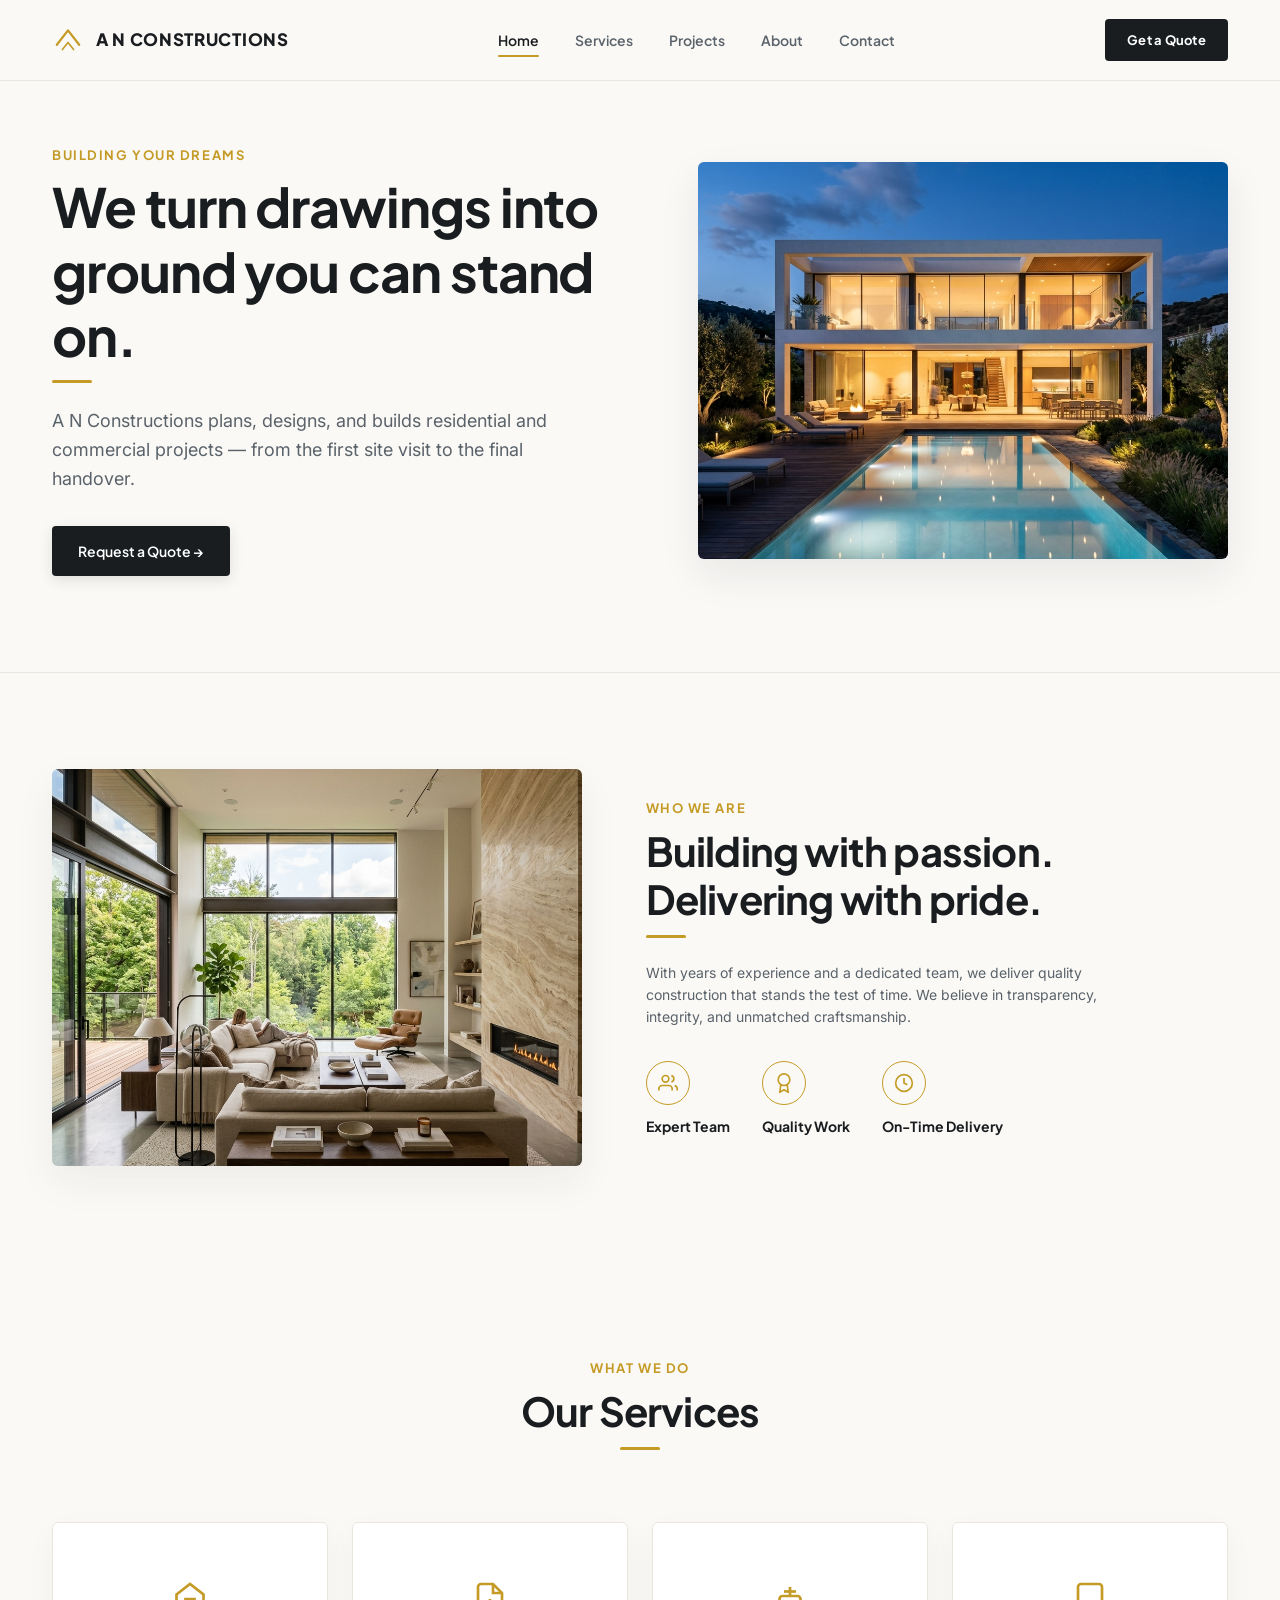
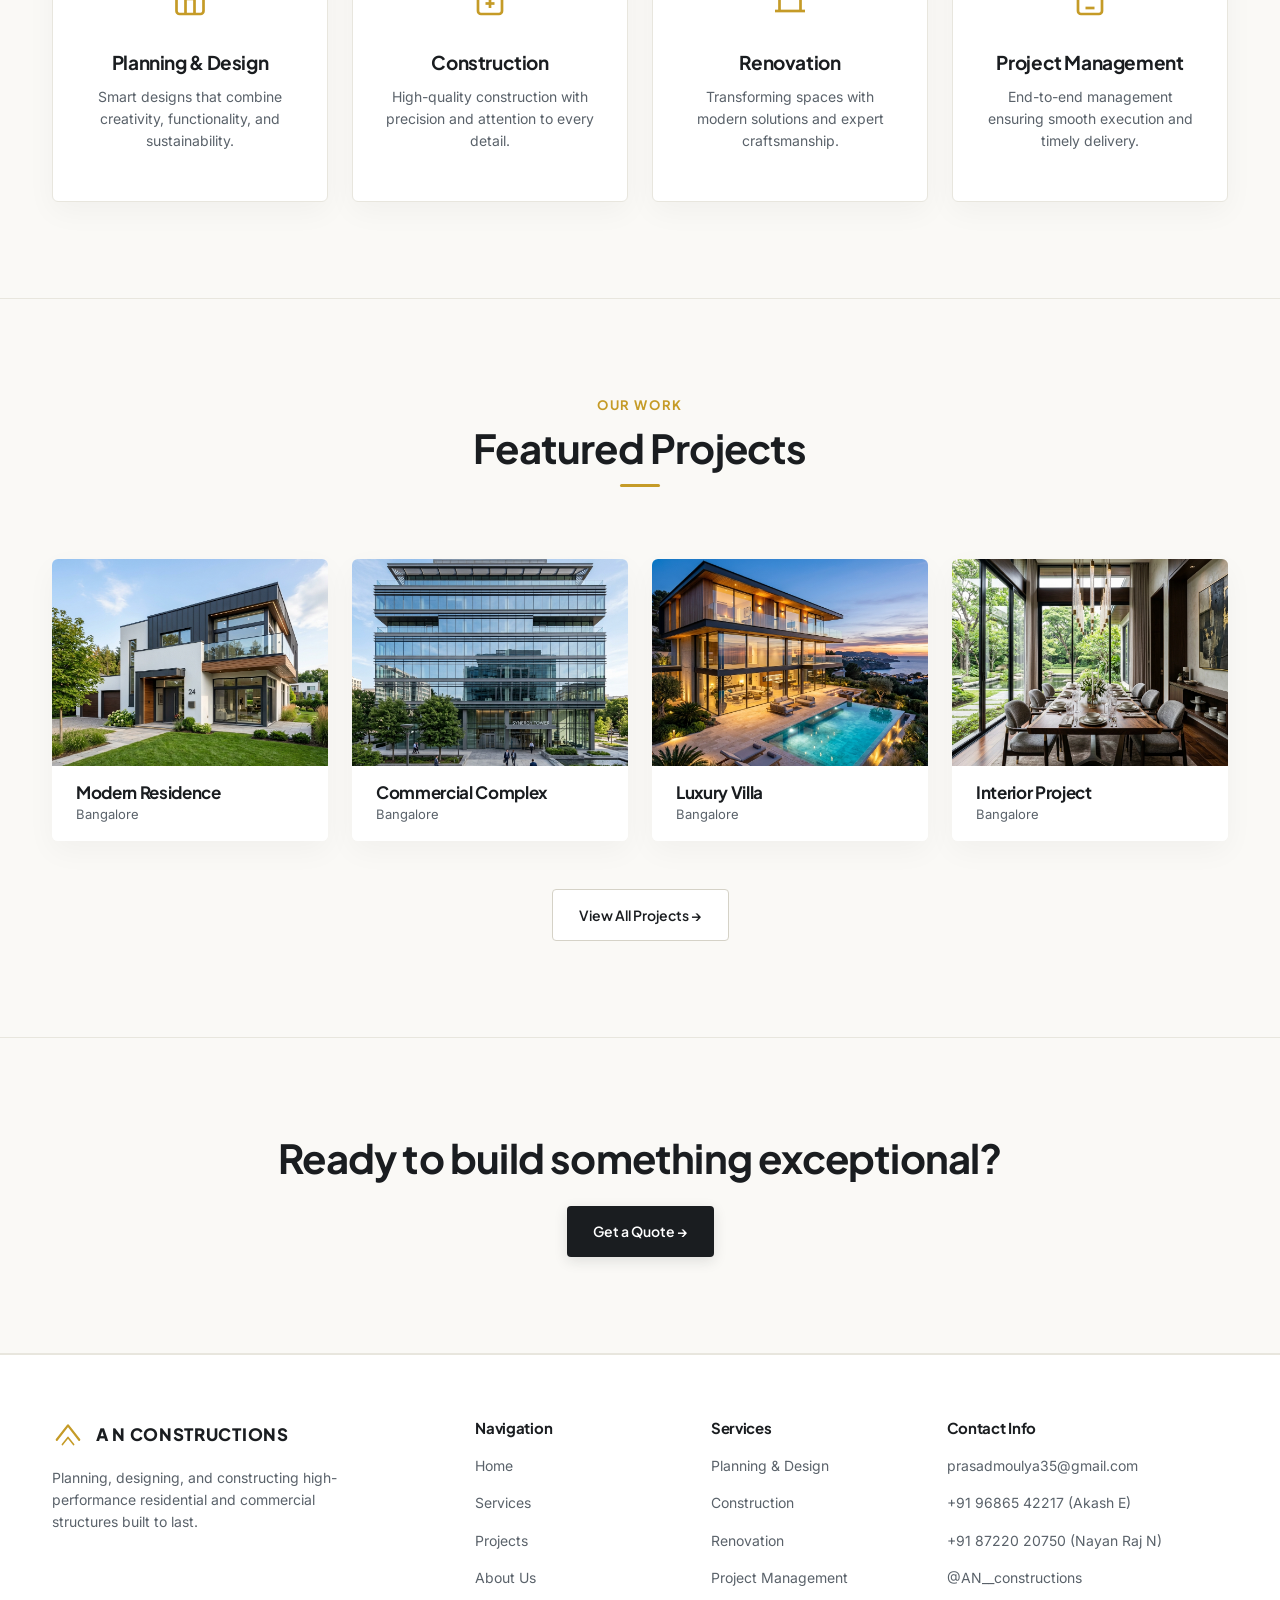
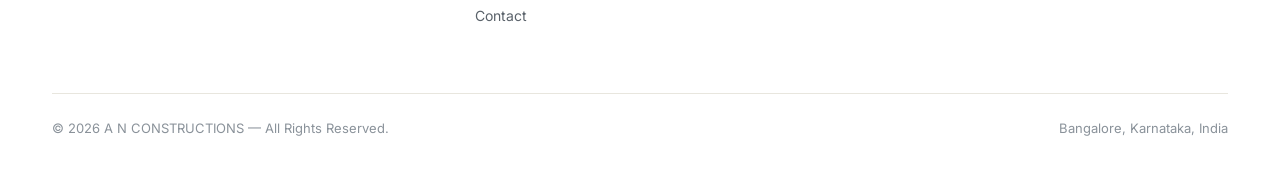
<file: index.html>
<!DOCTYPE html>
<html lang="en">
<head>
<meta charset="UTF-8">
<meta name="viewport" content="width=device-width, initial-scale=1.0">
<title>A N Constructions — Civil Engineering &amp; Contracting</title>
<meta name="description" content="A N Constructions — residential &amp; commercial construction, civil contracts, planning &amp; design, turnkey execution.">
<link rel="stylesheet" href="/css/main.css">
<style>
/* Hero Layout */
.hero-section {
  padding: var(--sp-8) 0 var(--sp-9);
}
.hero-grid {
  display: grid;
  grid-template-columns: 1.1fr 1fr;
  gap: var(--sp-8);
  align-items: center;
}
.hero-title {
  font-size: var(--fs-hero);
  margin-bottom: var(--sp-2);
}
.hero-desc {
  color: var(--steel);
  font-size: var(--fs-md);
  max-width: 50ch;
  margin-bottom: var(--sp-6);
}
.hero-img-box {
  border-radius: var(--radius);
  overflow: hidden;
  box-shadow: 0 16px 40px rgba(26,29,32,0.08);
  aspect-ratio: 4/3;
  background: #EAE8E1;
}
.hero-img-box img {
  width: 100%; height: 100%; object-fit: cover;
}
@media (max-width: 960px) {
  .hero-grid { grid-template-columns: 1fr; gap: var(--sp-6); }
}

/* Who We Are Layout */
.who-grid {
  display: grid;
  grid-template-columns: 1fr 1.1fr;
  gap: var(--sp-8);
  align-items: center;
}
.who-img-box {
  border-radius: var(--radius);
  overflow: hidden;
  box-shadow: 0 16px 40px rgba(26,29,32,0.06);
  aspect-ratio: 4/3;
  background: #EAE8E1;
}
.who-img-box img {
  width: 100%; height: 100%; object-fit: cover;
}
@media (max-width: 960px) {
  .who-grid { grid-template-columns: 1fr; gap: var(--sp-6); }
}
</style>
</head>
<body data-page="home">

<div data-include="header"></div>

<!-- HERO SECTION -->
<section class="hero-section">
  <div class="wrap">
    <div class="hero-grid">
      <div>
        <span class="eyebrow">BUILDING YOUR DREAMS</span>
        <h1 class="hero-title">We turn drawings into ground you can stand on.</h1>
        <div class="gold-line"></div>
        <p class="hero-desc">
          A N Constructions plans, designs, and builds residential and commercial projects — from the first site visit to the final handover.
        </p>
        <a href="/pages/contact.html" class="btn-primary">Request a Quote →</a>
      </div>
      <div class="hero-img-box">
        <img src="/images/hero_modern_house.png" alt="A N Constructions Modern Luxury Architecture">
      </div>
    </div>
  </div>
</section>

<!-- WHO WE ARE SECTION -->
<section class="section" style="background: var(--paper); border-top: var(--border);">
  <div class="wrap">
    <div class="who-grid">
      <div class="who-img-box">
        <img src="/images/who_we_are_interior.png" alt="A N Constructions Interior Craftsmanship">
      </div>
      <div>
        <span class="eyebrow">WHO WE ARE</span>
        <h2 style="font-size: var(--fs-xl);">Building with passion.<br>Delivering with pride.</h2>
        <div class="gold-line"></div>
        <p style="color: var(--steel); font-size: var(--fs-sm); max-width: 52ch; margin-bottom: var(--sp-4);">
          With years of experience and a dedicated team, we deliver quality construction that stands the test of time. We believe in transparency, integrity, and unmatched craftsmanship.
        </p>
        <div class="feature-cols">
          <div class="feature-col">
            <div class="feature-icon-badge">
              <svg width="20" height="20" viewBox="0 0 24 24" fill="none" stroke="currentColor" stroke-width="2"><path d="M17 21v-2a4 4 0 0 0-4-4H5a4 4 0 0 0-4 4v2"></path><circle cx="9" cy="7" r="4"></circle><path d="M23 21v-2a4 4 0 0 0-3-3.87"></path><path d="M16 3.13a4 4 0 0 1 0 7.75"></path></svg>
            </div>
            <span>Expert Team</span>
          </div>
          <div class="feature-col">
            <div class="feature-icon-badge">
              <svg width="20" height="20" viewBox="0 0 24 24" fill="none" stroke="currentColor" stroke-width="2"><circle cx="12" cy="8" r="7"></circle><polyline points="8.21 13.89 7 23 12 20 17 23 15.79 13.88"></polyline></svg>
            </div>
            <span>Quality Work</span>
          </div>
          <div class="feature-col">
            <div class="feature-icon-badge">
              <svg width="20" height="20" viewBox="0 0 24 24" fill="none" stroke="currentColor" stroke-width="2"><circle cx="12" cy="12" r="10"></circle><polyline points="12 6 12 12 16 14"></polyline></svg>
            </div>
            <span>On-Time Delivery</span>
          </div>
        </div>
      </div>
    </div>
  </div>
</section>

<!-- SERVICES SECTION ("WHAT WE DO") -->
<section class="section">
  <div class="wrap">
    <div class="section-center" style="margin-bottom: var(--sp-7);">
      <span class="eyebrow">WHAT WE DO</span>
      <h2 style="font-size: var(--fs-xl);">Our Services</h2>
      <div class="gold-line center"></div>
    </div>

    <div class="grid-4">
      <div class="service-card">
        <div class="service-icon">
          <svg width="36" height="36" viewBox="0 0 24 24" fill="none" stroke="currentColor" stroke-width="1.8"><path d="M3 9l9-7 9 7v11a2 2 0 0 1-2 2H5a2 2 0 0 1-2-2z"></path><polyline points="9 22 9 12 15 12 15 22"></polyline></svg>
        </div>
        <h3>Planning &amp; Design</h3>
        <p>Smart designs that combine creativity, functionality, and sustainability.</p>
      </div>

      <div class="service-card">
        <div class="service-icon">
          <svg width="36" height="36" viewBox="0 0 24 24" fill="none" stroke="currentColor" stroke-width="1.8"><path d="M14 2H6a2 2 0 0 0-2 2v16a2 2 0 0 0 2 2h12a2 2 0 0 0 2-2V8z"></path><polyline points="14 2 14 8 20 8"></polyline><line x1="12" y1="18" x2="12" y2="12"></line><line x1="9" y1="15" x2="15" y2="15"></line></svg>
        </div>
        <h3>Construction</h3>
        <p>High-quality construction with precision and attention to every detail.</p>
      </div>

      <div class="service-card">
        <div class="service-icon">
          <svg width="36" height="36" viewBox="0 0 24 24" fill="none" stroke="currentColor" stroke-width="1.8"><path d="M2 20h20"></path><path d="M5 20v-8a2 2 0 0 1 2-2h10a2 2 0 0 1 2 2v8"></path><path d="M12 4v6"></path><path d="M8 7h8"></path></svg>
        </div>
        <h3>Renovation</h3>
        <p>Transforming spaces with modern solutions and expert craftsmanship.</p>
      </div>

      <div class="service-card">
        <div class="service-icon">
          <svg width="36" height="36" viewBox="0 0 24 24" fill="none" stroke="currentColor" stroke-width="1.8"><rect x="4" y="2" width="16" height="20" rx="2" ry="2"></rect><line x1="9" y1="6" x2="9.01" y2="6"></line><line x1="15" y1="6" x2="15.01" y2="6"></line><line x1="9" y1="10" x2="9.01" y2="10"></line><line x1="15" y1="10" x2="15.01" y2="10"></line><line x1="9" y1="14" x2="9.01" y2="14"></line><line x1="15" y1="14" x2="15.01" y2="14"></line><line x1="9" y1="18" x2="15" y2="18"></line></svg>
        </div>
        <h3>Project Management</h3>
        <p>End-to-end management ensuring smooth execution and timely delivery.</p>
      </div>
    </div>
  </div>
</section>

<!-- FEATURED PROJECTS SECTION ("OUR WORK") -->
<section class="section" style="background: var(--paper); border-top: var(--border);">
  <div class="wrap">
    <div class="section-center" style="margin-bottom: var(--sp-7);">
      <span class="eyebrow">OUR WORK</span>
      <h2 style="font-size: var(--fs-xl);">Featured Projects</h2>
      <div class="gold-line center"></div>
    </div>

    <div class="grid-4" style="margin-bottom: var(--sp-7);">
      <div class="project-grid-card">
        <div class="project-img-box">
          <img src="/images/project_modern_residence.png" alt="Modern Residence">
        </div>
        <div class="project-info">
          <h3>Modern Residence</h3>
          <p>Bangalore</p>
        </div>
      </div>

      <div class="project-grid-card">
        <div class="project-img-box">
          <img src="/images/project_commercial_building.png" alt="Commercial Complex">
        </div>
        <div class="project-info">
          <h3>Commercial Complex</h3>
          <p>Bangalore</p>
        </div>
      </div>

      <div class="project-grid-card">
        <div class="project-img-box">
          <img src="/images/project_villa_pool.png" alt="Luxury Villa">
        </div>
        <div class="project-info">
          <h3>Luxury Villa</h3>
          <p>Bangalore</p>
        </div>
      </div>

      <div class="project-grid-card">
        <div class="project-img-box">
          <img src="/images/project_interior_dining.png" alt="Interior Project">
        </div>
        <div class="project-info">
          <h3>Interior Project</h3>
          <p>Bangalore</p>
        </div>
      </div>
    </div>

    <div style="text-align: center;">
      <a href="/pages/projects.html" class="btn-ghost">View All Projects →</a>
    </div>
  </div>
</section>

<!-- CALL TO ACTION -->
<section class="cta-box">
  <div class="wrap">
    <h2>Ready to build something exceptional?</h2>
    <a href="/pages/contact.html" class="btn-primary">Get a Quote →</a>
  </div>
</section>

<div data-include="footer"></div>

<script src="/js/include.js"></script>
<script src="/js/main.js"></script>
</body>
</html>
</file>
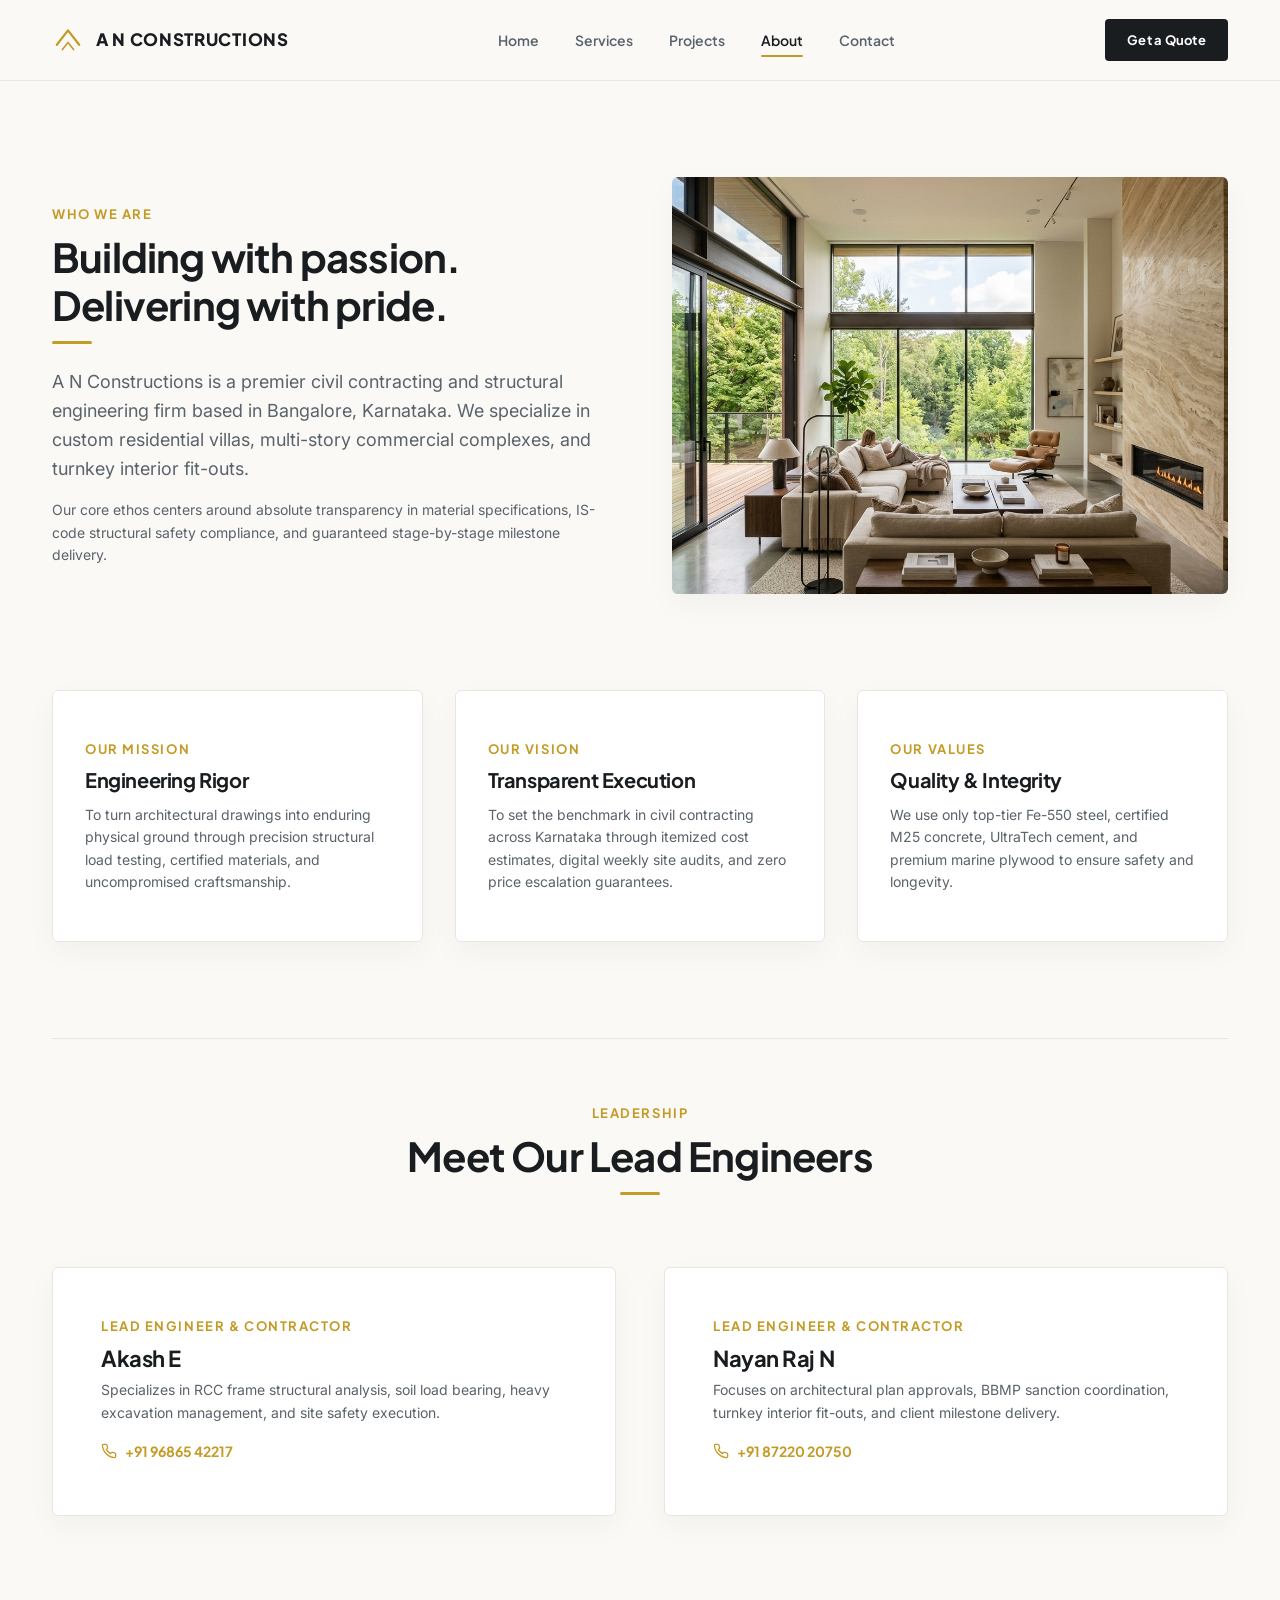
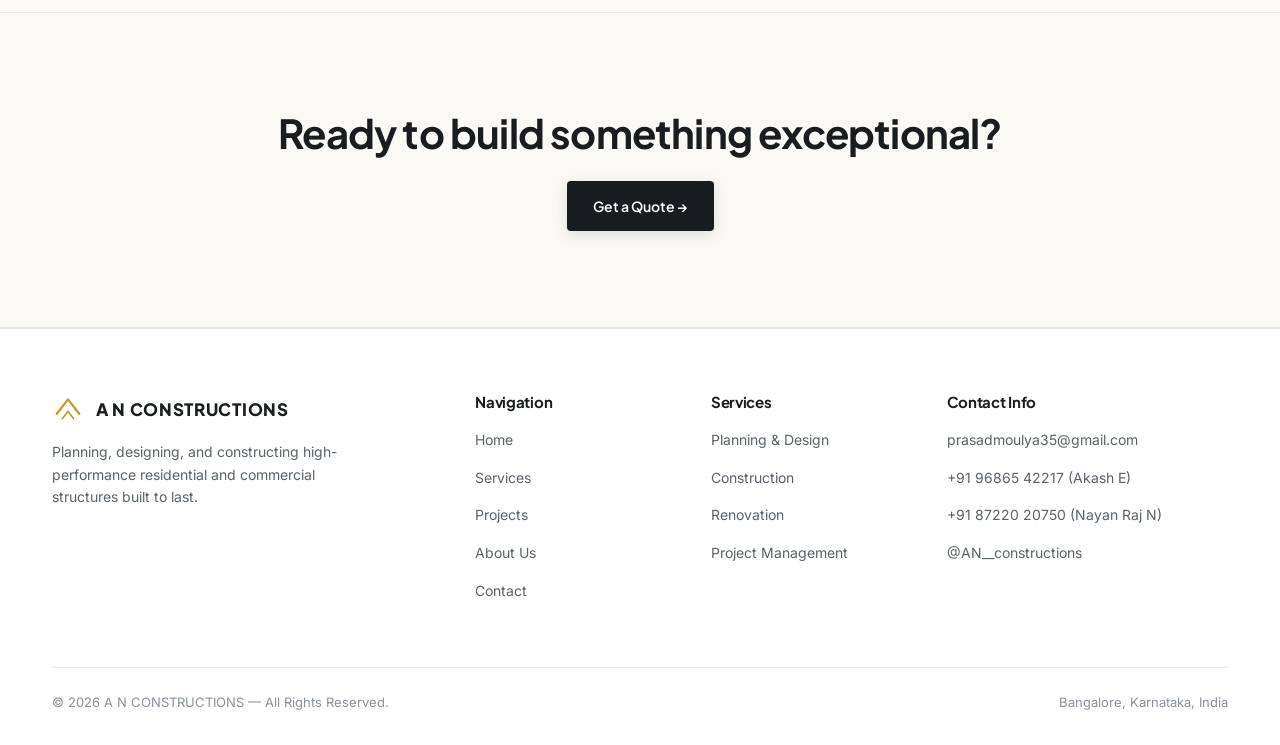
<file: pages/about.html>
<!DOCTYPE html>
<html lang="en">
<head>
<meta charset="UTF-8">
<meta name="viewport" content="width=device-width, initial-scale=1.0">
<title>About — A N Constructions</title>
<meta name="description" content="Learn about A N Constructions, our civil engineering philosophy, lead contractors Akash E & Nayan Raj N, and our core principles.">
<link rel="stylesheet" href="/css/main.css">
<style>
.about-grid {
  display: grid;
  grid-template-columns: 1fr 1fr;
  gap: var(--sp-8);
  align-items: center;
}
.about-img-box {
  border-radius: var(--radius);
  overflow: hidden;
  box-shadow: var(--shadow-card);
  aspect-ratio: 4/3;
  background: #EAE8E1;
}
.about-img-box img {
  width: 100%; height: 100%; object-fit: cover;
}
.team-card {
  background: var(--paper-card);
  border: var(--border);
  border-radius: var(--radius);
  padding: var(--sp-7);
  box-shadow: var(--shadow-card);
}
@media (max-width: 840px) {
  .about-grid { grid-template-columns: 1fr; gap: var(--sp-6); }
}
</style>
</head>
<body data-page="about">

<div data-include="header"></div>

<section class="section">
  <div class="wrap">
    <div class="about-grid" style="margin-bottom: var(--sp-9);">
      <div>
        <span class="eyebrow">WHO WE ARE</span>
        <h1 style="font-size: var(--fs-xl); margin-bottom: 12px;">Building with passion.<br>Delivering with pride.</h1>
        <div class="gold-line"></div>
        <p style="color: var(--steel); font-size: var(--fs-md); line-height: 1.6; margin-bottom: var(--sp-4);">
          A N Constructions is a premier civil contracting and structural engineering firm based in Bangalore, Karnataka. We specialize in custom residential villas, multi-story commercial complexes, and turnkey interior fit-outs.
        </p>
        <p style="color: var(--steel); font-size: var(--fs-sm); line-height: 1.6;">
          Our core ethos centers around absolute transparency in material specifications, IS-code structural safety compliance, and guaranteed stage-by-stage milestone delivery.
        </p>
      </div>
      <div class="about-img-box">
        <img src="/images/who_we_are_interior.png" alt="A N Constructions Engineering Excellence">
      </div>
    </div>

    <!-- MISSION, VISION, VALUES -->
    <div class="grid-3" style="margin-bottom: var(--sp-9);">
      <div class="service-card" style="text-align: left; align-items: flex-start;">
        <span class="eyebrow">OUR MISSION</span>
        <h3 style="font-size: 20px; margin-bottom: 12px;">Engineering Rigor</h3>
        <p style="color: var(--steel); font-size: var(--fs-sm); line-height: 1.6;">
          To turn architectural drawings into enduring physical ground through precision structural load testing, certified materials, and uncompromised craftsmanship.
        </p>
      </div>

      <div class="service-card" style="text-align: left; align-items: flex-start;">
        <span class="eyebrow">OUR VISION</span>
        <h3 style="font-size: 20px; margin-bottom: 12px;">Transparent Execution</h3>
        <p style="color: var(--steel); font-size: var(--fs-sm); line-height: 1.6;">
          To set the benchmark in civil contracting across Karnataka through itemized cost estimates, digital weekly site audits, and zero price escalation guarantees.
        </p>
      </div>

      <div class="service-card" style="text-align: left; align-items: flex-start;">
        <span class="eyebrow">OUR VALUES</span>
        <h3 style="font-size: 20px; margin-bottom: 12px;">Quality &amp; Integrity</h3>
        <p style="color: var(--steel); font-size: var(--fs-sm); line-height: 1.6;">
          We use only top-tier Fe-550 steel, certified M25 concrete, UltraTech cement, and premium marine plywood to ensure safety and longevity.
        </p>
      </div>
    </div>

    <!-- LEADERS / CONTRACTORS -->
    <div style="border-top: var(--border); padding-top: var(--sp-8);">
      <div class="section-center" style="margin-bottom: var(--sp-7);">
        <span class="eyebrow">LEADERSHIP</span>
        <h2 style="font-size: var(--fs-xl);">Meet Our Lead Engineers</h2>
        <div class="gold-line center"></div>
      </div>

      <div class="grid-2">
        <div class="team-card">
          <span class="eyebrow">LEAD ENGINEER &amp; CONTRACTOR</span>
          <h3 style="font-size: 22px; margin-bottom: 8px;">Akash E</h3>
          <p style="color: var(--steel); font-size: var(--fs-sm); line-height: 1.6; margin-bottom: 16px;">
            Specializes in RCC frame structural analysis, soil load bearing, heavy excavation management, and site safety execution.
          </p>
          <a href="tel:+919686542217" style="font-family: var(--font-display); font-size: 14px; font-weight: 700; color: var(--gold); display: inline-flex; align-items: center; gap: 8px;">
            <svg width="16" height="16" viewBox="0 0 24 24" fill="none" stroke="currentColor" stroke-width="2"><path d="M22 16.92v3a2 2 0 0 1-2.18 2 19.79 19.79 0 0 1-8.63-3.07 19.5 19.5 0 0 1-6-6 19.79 19.79 0 0 1-3.07-8.67A2 2 0 0 1 4.11 2h3a2 2 0 0 1 2 1.72 12.84 12.84 0 0 0 .7 2.81 2 2 0 0 1-.45 2.11L8.09 9.91a16 16 0 0 0 6 6l1.27-1.27a2 2 0 0 1 2.11-.45 12.84 12.84 0 0 0 2.81.7A2 2 0 0 1 22 16.92z"></path></svg>
            +91 96865 42217
          </a>
        </div>

        <div class="team-card">
          <span class="eyebrow">LEAD ENGINEER &amp; CONTRACTOR</span>
          <h3 style="font-size: 22px; margin-bottom: 8px;">Nayan Raj N</h3>
          <p style="color: var(--steel); font-size: var(--fs-sm); line-height: 1.6; margin-bottom: 16px;">
            Focuses on architectural plan approvals, BBMP sanction coordination, turnkey interior fit-outs, and client milestone delivery.
          </p>
          <a href="tel:+918722020750" style="font-family: var(--font-display); font-size: 14px; font-weight: 700; color: var(--gold); display: inline-flex; align-items: center; gap: 8px;">
            <svg width="16" height="16" viewBox="0 0 24 24" fill="none" stroke="currentColor" stroke-width="2"><path d="M22 16.92v3a2 2 0 0 1-2.18 2 19.79 19.79 0 0 1-8.63-3.07 19.5 19.5 0 0 1-6-6 19.79 19.79 0 0 1-3.07-8.67A2 2 0 0 1 4.11 2h3a2 2 0 0 1 2 1.72 12.84 12.84 0 0 0 .7 2.81 2 2 0 0 1-.45 2.11L8.09 9.91a16 16 0 0 0 6 6l1.27-1.27a2 2 0 0 1 2.11-.45 12.84 12.84 0 0 0 2.81.7A2 2 0 0 1 22 16.92z"></path></svg>
            +91 87220 20750
          </a>
        </div>
      </div>
    </div>
  </div>
</section>

<!-- CALL TO ACTION -->
<section class="cta-box">
  <div class="wrap">
    <h2>Ready to build something exceptional?</h2>
    <a href="/pages/contact.html" class="btn-primary">Get a Quote →</a>
  </div>
</section>

<div data-include="footer"></div>

<script src="/js/include.js"></script>
<script src="/js/main.js"></script>
</body>
</html>
</file>
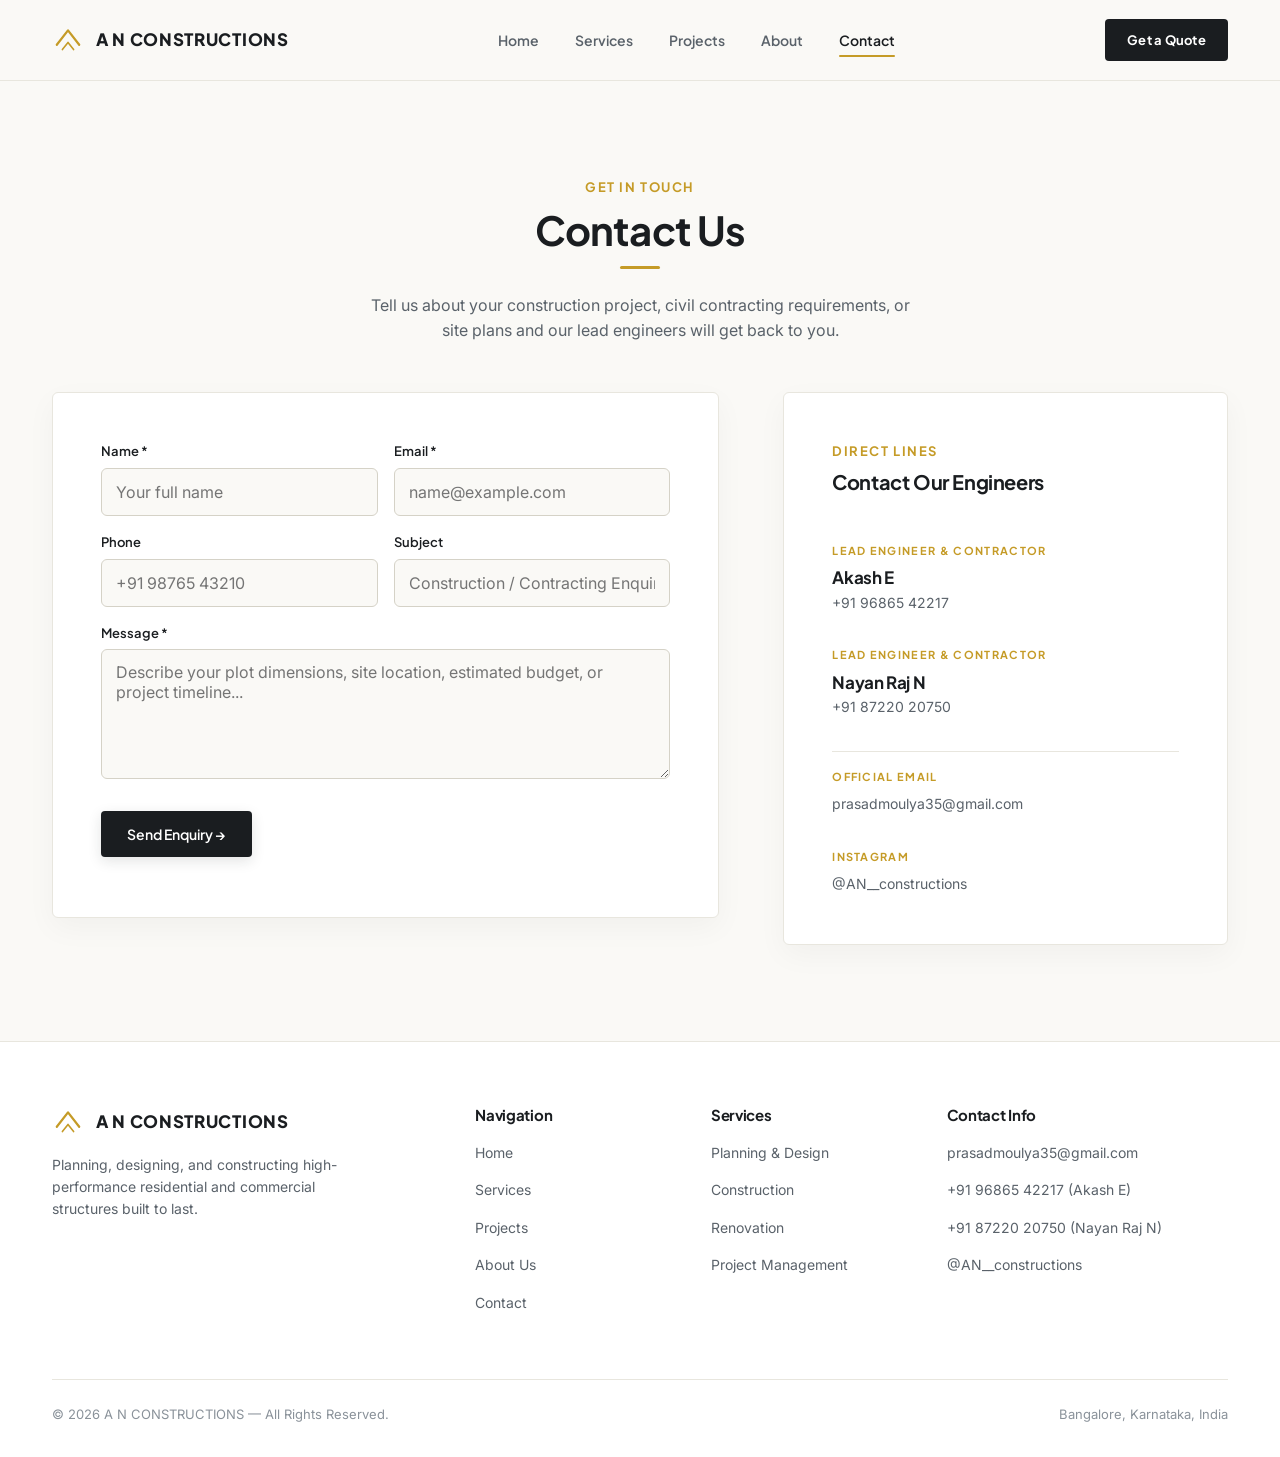
<file: pages/contact.html>
<!DOCTYPE html>
<html lang="en">

<head>
  <meta charset="UTF-8">
  <meta name="viewport" content="width=device-width, initial-scale=1.0">

  <title>Contact — A N Constructions</title>

  <meta name="description"
    content="Get in touch with lead engineers Akash E and Nayan Raj N at A N Constructions for civil engineering, contracting, and construction quotations.">

  <link rel="stylesheet" href="/css/main.css">

  <style>
    .contact-grid-layout {
      display: grid;
      grid-template-columns: 1.2fr 0.8fr;
      gap: var(--sp-8);
      align-items: start;
    }

    .contact-form-card {
      background: var(--paper-card);
      border: var(--border);
      border-radius: var(--radius);
      padding: var(--sp-7);
      box-shadow: var(--shadow-card);
    }

    .contact-info-panel {
      background: var(--paper-card);
      border: var(--border);
      border-radius: var(--radius);
      padding: var(--sp-7);
      box-shadow: var(--shadow-card);
      display: flex;
      flex-direction: column;
      gap: var(--sp-6);
    }

    .contact-form {
      display: flex;
      flex-direction: column;
      gap: var(--sp-5);
    }

    .form-grid {
      display: grid;
      grid-template-columns: 1fr 1fr;
      gap: var(--sp-4);
    }

    .form-group {
      display: flex;
      flex-direction: column;
    }

    .form-group.full-width {
      grid-column: 1 / -1;
    }

    .form-group label {
      font-family: var(--font-display);
      font-size: 13px;
      font-weight: 600;
      color: var(--ink);
      margin-bottom: 6px;
    }

    .form-group input,
    .form-group textarea {
      width: 100%;
      background: var(--paper);
      border: 1px solid var(--line-strong);
      border-radius: var(--radius);
      padding: 12px 14px;
      font-family: var(--font-body);
      font-size: 16px;
      color: var(--ink);
      transition:
        border-color 0.2s,
        box-shadow 0.2s,
        background 0.2s;
      min-height: 48px;
    }

    .form-group textarea {
      resize: vertical;
      min-height: 130px;
      padding-top: 12px;
    }

    .form-group input:focus,
    .form-group textarea:focus {
      outline: none;
      background: var(--white);
      border-color: var(--gold);
      box-shadow: 0 0 0 3px rgba(197, 155, 39, 0.15);
    }

    .form-actions {
      display: flex;
      flex-direction: column;
      align-items: flex-start;
      gap: var(--sp-3);
      margin-top: var(--sp-2);
    }

    .form-status {
      font-size: var(--fs-sm);
      font-weight: 500;
      line-height: 1.5;
    }

    .form-status.success {
      color: #15803d;
    }

    .form-status.error {
      color: #b91c1c;
    }

    .info-block h3 {
      font-size: 17px;
      margin-bottom: 4px;
    }

    .info-block p,
    .info-block a {
      color: var(--steel);
      font-size: 14px;
      font-family: var(--font-body);
    }

    .info-block a:hover {
      color: var(--gold);
    }

    @media (max-width: 900px) {
      .contact-grid-layout {
        grid-template-columns: 1fr;
        gap: var(--sp-6);
      }
    }

    @media (max-width: 640px) {
      .form-grid {
        grid-template-columns: 1fr;
      }

      .contact-form-card,
      .contact-info-panel {
        padding: var(--sp-5);
      }

      .form-actions .btn-primary {
        width: 100%;
        justify-content: center;
        min-height: 48px;
      }
    }

    @media (max-width: 375px) {

      .contact-form-card,
      .contact-info-panel {
        padding: 20px 16px;
      }
    }
  </style>
</head>

<body data-page="contact">

  <div data-include="header"></div>

  <section class="section">
    <div class="wrap">

      <div class="section-center" style="margin-bottom: var(--sp-7);">
        <span class="eyebrow">GET IN TOUCH</span>

        <h1 style="font-size: var(--fs-xl);">
          Contact Us
        </h1>

        <div class="gold-line center"></div>

        <p style="color: var(--steel); max-width: 54ch;">
          Tell us about your construction project,
          civil contracting requirements, or site plans
          and our lead engineers will get back to you.
        </p>
      </div>


      <div class="contact-grid-layout">

        <!-- =====================================================
                 CONTACT FORM
                 ===================================================== -->

        <div class="contact-form-card">

          <form id="contactForm" class="contact-form" action="https://formsubmit.co/prasadmoulya35@gmail.com"
            method="POST">

            <!-- FormSubmit configuration -->

            <input type="hidden" name="_subject" value="New A N Constructions Website Enquiry">

            <input type="hidden" name="_template" value="table">

            <input type="hidden" name="_captcha" value="false">

            <input type="hidden" name="_next" value="https://an-constructions.onrender.com/pages/contact.html?sent=1">


            <div class="form-grid">

              <div class="form-group">
                <label for="name">
                  Name *
                </label>

                <input id="name" name="name" type="text" maxlength="100" placeholder="Your full name" required>
              </div>


              <div class="form-group">
                <label for="email">
                  Email *
                </label>

                <input id="email" name="email" type="email" maxlength="150" placeholder="name@example.com" required>
              </div>


              <div class="form-group">
                <label for="phone">
                  Phone
                </label>

                <input id="phone" name="phone" type="tel" maxlength="30" placeholder="+91 98765 43210">
              </div>


              <div class="form-group">
                <label for="subject">
                  Subject
                </label>

                <input id="subject" name="subject" type="text" maxlength="200"
                  placeholder="Construction / Contracting Enquiry">
              </div>


              <div class="form-group full-width">

                <label for="message">
                  Message *
                </label>

                <textarea id="message" name="message" rows="5" maxlength="5000"
                  placeholder="Describe your plot dimensions, site location, estimated budget, or project timeline..."
                  required></textarea>

              </div>

            </div>


            <div class="form-actions">

              <button type="submit" id="submitBtn" class="btn-primary">
                Send Enquiry →
              </button>

              <p id="formStatus" role="status" aria-live="polite" class="form-status"></p>

            </div>

          </form>

        </div>


        <!-- =====================================================
                 CONTACT INFORMATION
                 ===================================================== -->

        <div class="contact-info-panel">

          <div>
            <span class="eyebrow">
              DIRECT LINES
            </span>

            <h2 style="
                            font-size: 20px;
                            margin-bottom: var(--sp-4);
                        ">
              Contact Our Engineers
            </h2>
          </div>


          <div class="info-block">

            <span class="eyebrow" style="font-size: 11px;">
              LEAD ENGINEER &amp; CONTRACTOR
            </span>

            <h3>
              Akash E
            </h3>

            <p>
              <a href="tel:+919686542217">
                +91 96865 42217
              </a>
            </p>

          </div>


          <div class="info-block">

            <span class="eyebrow" style="font-size: 11px;">
              LEAD ENGINEER &amp; CONTRACTOR
            </span>

            <h3>
              Nayan Raj N
            </h3>

            <p>
              <a href="tel:+918722020750">
                +91 87220 20750
              </a>
            </p>

          </div>


          <div class="info-block" style="
                        border-top: var(--border);
                        padding-top: var(--sp-4);
                    ">

            <span class="eyebrow" style="font-size: 11px;">
              OFFICIAL EMAIL
            </span>

            <p>
              <a href="mailto:prasadmoulya35@gmail.com">
                prasadmoulya35@gmail.com
              </a>
            </p>

          </div>


          <div class="info-block">

            <span class="eyebrow" style="font-size: 11px;">
              INSTAGRAM
            </span>

            <p>
              <a href="https://instagram.com/AN__constructions" target="_blank" rel="noopener">
                @AN__constructions
              </a>
            </p>

          </div>

        </div>

      </div>

    </div>
  </section>


  <div data-include="footer"></div>


  <script src="/js/include.js"></script>
  <script src="/js/main.js"></script>

  <!--
    IMPORTANT:
    Do NOT load the old API-based contact.js.
    FormSubmit handles the form submission directly.
-->

  <script>
    document.addEventListener("DOMContentLoaded", function () {

      const form = document.getElementById("contactForm");
      const submitBtn = document.getElementById("submitBtn");
      const status = document.getElementById("formStatus");

      if (!form) {
        return;
      }

      /*
       * Show success message when returning to the page
       * after FormSubmit redirects back.
       */

      const params = new URLSearchParams(
        window.location.search
      );

      if (params.get("sent") === "1") {

        if (status) {
          status.textContent =
            "Thank you! Your enquiry has been sent successfully.";

          status.className =
            "form-status success";
        }

        window.history.replaceState(
          {},
          document.title,
          window.location.pathname
        );
      }


      form.addEventListener("submit", function () {

        if (submitBtn) {

          submitBtn.disabled = true;

          submitBtn.textContent =
            "Sending...";
        }

        if (status) {

          status.textContent =
            "Sending your enquiry...";

          status.className =
            "form-status";
        }

      });

    });
  </script>

</body>

</html>
</file>
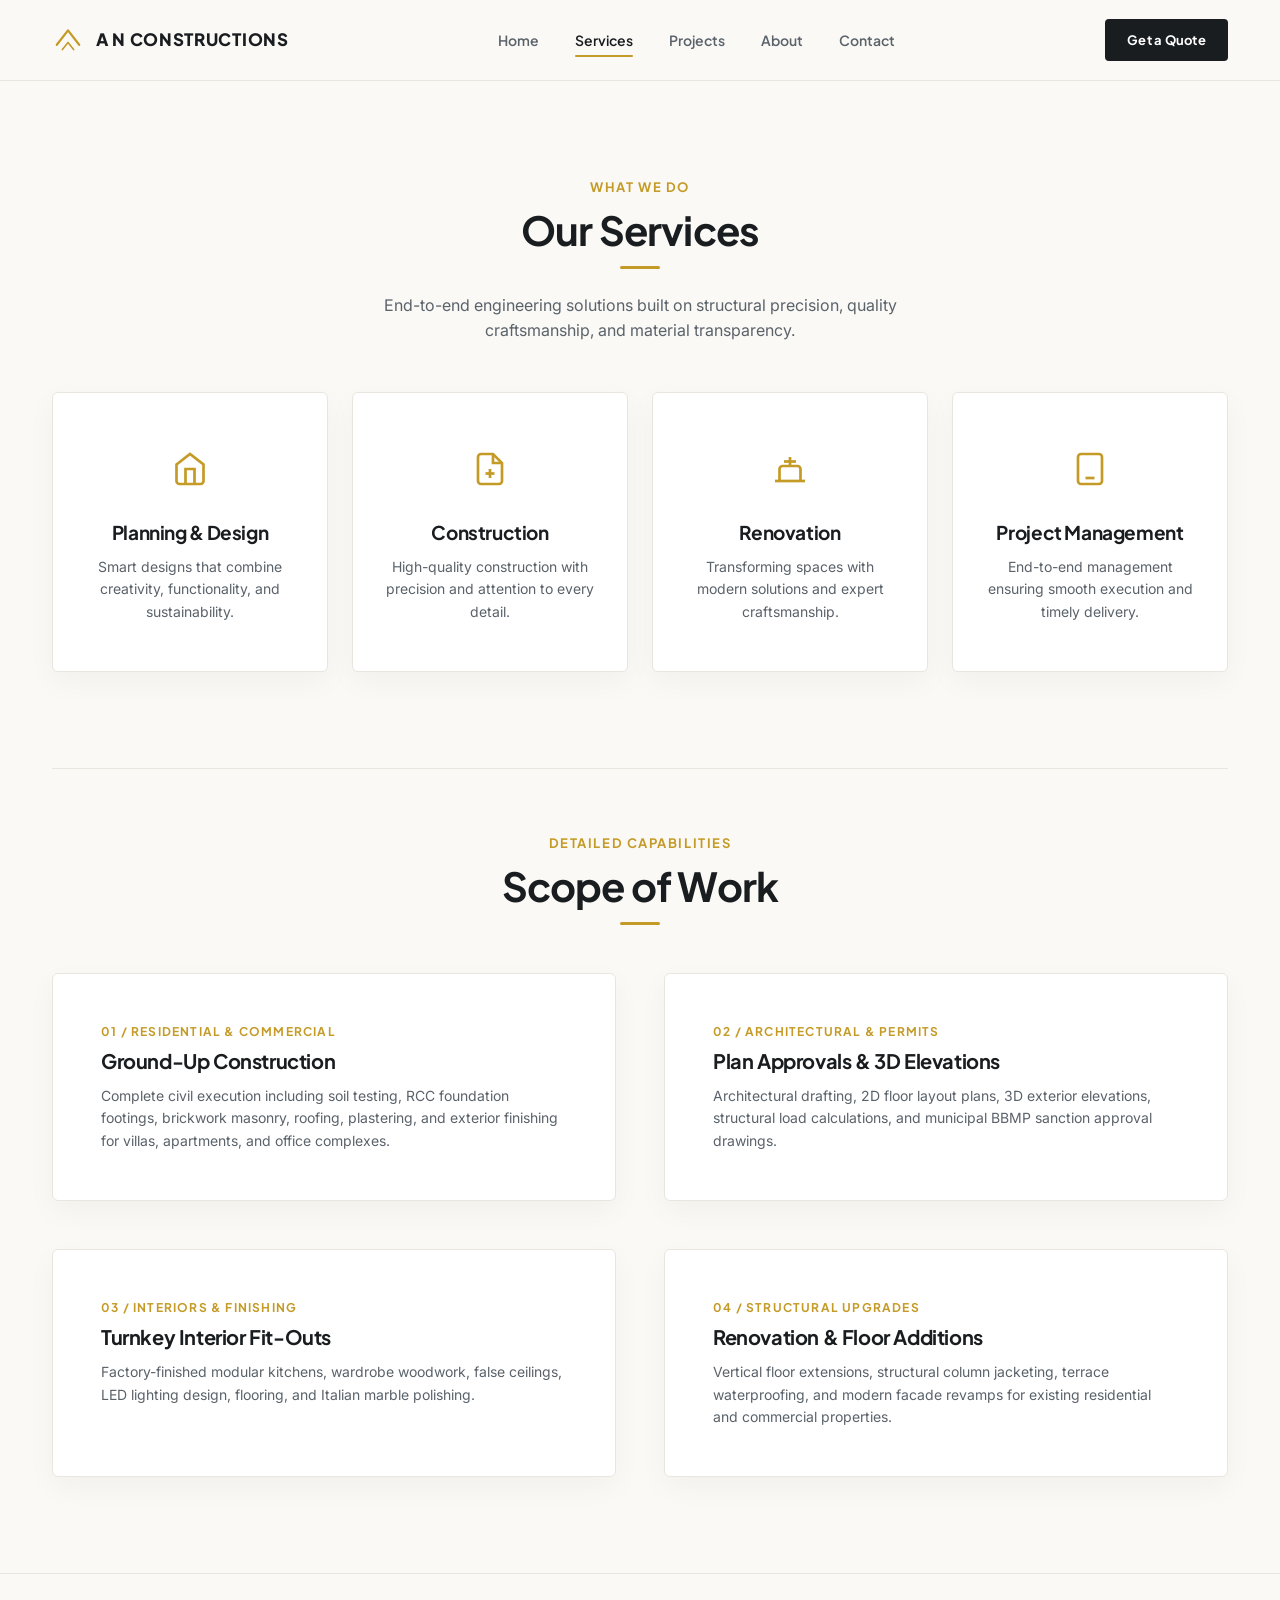
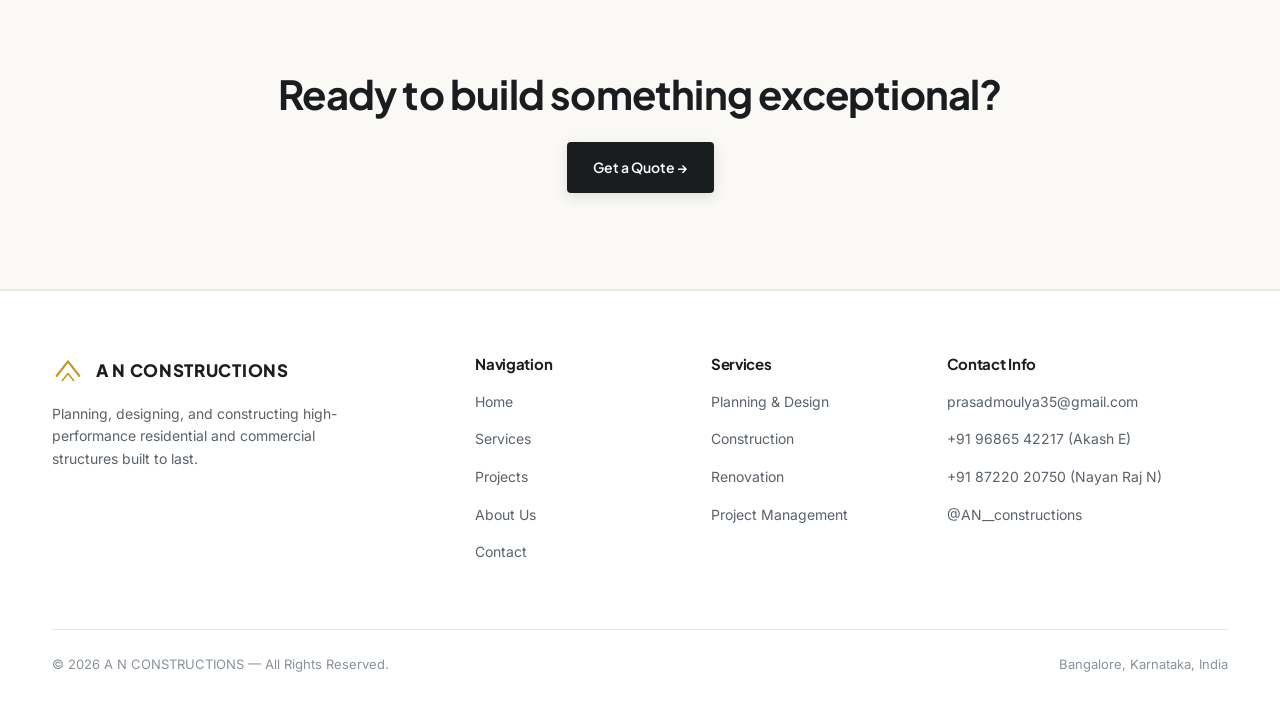
<file: pages/services.html>
<!DOCTYPE html>
<html lang="en">
<head>
<meta charset="UTF-8">
<meta name="viewport" content="width=device-width, initial-scale=1.0">
<title>Services — A N Constructions</title>
<meta name="description" content="Civil contracting, residential construction, commercial buildings, structural planning, and turnkey interiors by A N Constructions.">
<link rel="stylesheet" href="/css/main.css">
<style>
.service-detail-grid {
  display: grid;
  grid-template-columns: repeat(2, 1fr);
  gap: var(--sp-7);
  margin-top: var(--sp-7);
}
.service-detail-card {
  background: var(--paper-card);
  border: var(--border);
  border-radius: var(--radius);
  padding: var(--sp-7);
  box-shadow: var(--shadow-card);
  transition: transform 0.3s ease, box-shadow 0.3s ease;
}
.service-detail-card:hover {
  transform: translateY(-4px);
  box-shadow: var(--shadow-hover);
}
.service-tag {
  color: var(--gold);
  font-family: var(--font-display);
  font-size: 12px;
  font-weight: 700;
  letter-spacing: 0.1em;
  text-transform: uppercase;
  margin-bottom: var(--sp-2);
  display: block;
}
@media (max-width: 840px) {
  .service-detail-grid { grid-template-columns: 1fr; }
}
</style>
</head>
<body data-page="services">

<div data-include="header"></div>

<section class="section">
  <div class="wrap">
    <div class="section-center" style="margin-bottom: var(--sp-7);">
      <span class="eyebrow">WHAT WE DO</span>
      <h1 style="font-size: var(--fs-xl);">Our Services</h1>
      <div class="gold-line center"></div>
      <p style="color: var(--steel); max-width: 54ch;">
        End-to-end engineering solutions built on structural precision, quality craftsmanship, and material transparency.
      </p>
    </div>

    <!-- 4 CORE SERVICE CARDS -->
    <div class="grid-4" style="margin-bottom: var(--sp-9);">
      <div class="service-card">
        <div class="service-icon">
          <svg width="36" height="36" viewBox="0 0 24 24" fill="none" stroke="currentColor" stroke-width="1.8"><path d="M3 9l9-7 9 7v11a2 2 0 0 1-2 2H5a2 2 0 0 1-2-2z"></path><polyline points="9 22 9 12 15 12 15 22"></polyline></svg>
        </div>
        <h3>Planning &amp; Design</h3>
        <p>Smart designs that combine creativity, functionality, and sustainability.</p>
      </div>

      <div class="service-card">
        <div class="service-icon">
          <svg width="36" height="36" viewBox="0 0 24 24" fill="none" stroke="currentColor" stroke-width="1.8"><path d="M14 2H6a2 2 0 0 0-2 2v16a2 2 0 0 0 2 2h12a2 2 0 0 0 2-2V8z"></path><polyline points="14 2 14 8 20 8"></polyline><line x1="12" y1="18" x2="12" y2="12"></line><line x1="9" y1="15" x2="15" y2="15"></line></svg>
        </div>
        <h3>Construction</h3>
        <p>High-quality construction with precision and attention to every detail.</p>
      </div>

      <div class="service-card">
        <div class="service-icon">
          <svg width="36" height="36" viewBox="0 0 24 24" fill="none" stroke="currentColor" stroke-width="1.8"><path d="M2 20h20"></path><path d="M5 20v-8a2 2 0 0 1 2-2h10a2 2 0 0 1 2 2v8"></path><path d="M12 4v6"></path><path d="M8 7h8"></path></svg>
        </div>
        <h3>Renovation</h3>
        <p>Transforming spaces with modern solutions and expert craftsmanship.</p>
      </div>

      <div class="service-card">
        <div class="service-icon">
          <svg width="36" height="36" viewBox="0 0 24 24" fill="none" stroke="currentColor" stroke-width="1.8"><rect x="4" y="2" width="16" height="20" rx="2" ry="2"></rect><line x1="9" y1="6" x2="9.01" y2="6"></line><line x1="15" y1="6" x2="15.01" y2="6"></line><line x1="9" y1="10" x2="9.01" y2="10"></line><line x1="15" y1="10" x2="15.01" y2="10"></line><line x1="9" y1="14" x2="9.01" y2="14"></line><line x1="15" y1="14" x2="15.01" y2="14"></line><line x1="9" y1="18" x2="15" y2="18"></line></svg>
        </div>
        <h3>Project Management</h3>
        <p>End-to-end management ensuring smooth execution and timely delivery.</p>
      </div>
    </div>

    <!-- DETAILED SERVICE SCOPE -->
    <div style="border-top: var(--border); padding-top: var(--sp-8);">
      <div style="text-align: center; margin-bottom: var(--sp-6);">
        <span class="eyebrow">DETAILED CAPABILITIES</span>
        <h2 style="font-size: var(--fs-xl);">Scope of Work</h2>
        <div class="gold-line center"></div>
      </div>

      <div class="service-detail-grid">
        <div class="service-detail-card">
          <span class="service-tag">01 / RESIDENTIAL &amp; COMMERCIAL</span>
          <h3 style="font-size: 20px; margin-bottom: 12px;">Ground-Up Construction</h3>
          <p style="color: var(--steel); font-size: var(--fs-sm); line-height: 1.6;">
            Complete civil execution including soil testing, RCC foundation footings, brickwork masonry, roofing, plastering, and exterior finishing for villas, apartments, and office complexes.
          </p>
        </div>

        <div class="service-detail-card">
          <span class="service-tag">02 / ARCHITECTURAL &amp; PERMITS</span>
          <h3 style="font-size: 20px; margin-bottom: 12px;">Plan Approvals &amp; 3D Elevations</h3>
          <p style="color: var(--steel); font-size: var(--fs-sm); line-height: 1.6;">
            Architectural drafting, 2D floor layout plans, 3D exterior elevations, structural load calculations, and municipal BBMP sanction approval drawings.
          </p>
        </div>

        <div class="service-detail-card">
          <span class="service-tag">03 / INTERIORS &amp; FINISHING</span>
          <h3 style="font-size: 20px; margin-bottom: 12px;">Turnkey Interior Fit-Outs</h3>
          <p style="color: var(--steel); font-size: var(--fs-sm); line-height: 1.6;">
            Factory-finished modular kitchens, wardrobe woodwork, false ceilings, LED lighting design, flooring, and Italian marble polishing.
          </p>
        </div>

        <div class="service-detail-card">
          <span class="service-tag">04 / STRUCTURAL UPGRADES</span>
          <h3 style="font-size: 20px; margin-bottom: 12px;">Renovation &amp; Floor Additions</h3>
          <p style="color: var(--steel); font-size: var(--fs-sm); line-height: 1.6;">
            Vertical floor extensions, structural column jacketing, terrace waterproofing, and modern facade revamps for existing residential and commercial properties.
          </p>
        </div>
      </div>
    </div>
  </div>
</section>

<!-- CALL TO ACTION -->
<section class="cta-box">
  <div class="wrap">
    <h2>Ready to build something exceptional?</h2>
    <a href="/pages/contact.html" class="btn-primary">Get a Quote →</a>
  </div>
</section>

<div data-include="footer"></div>

<script src="/js/include.js"></script>
<script src="/js/main.js"></script>
</body>
</html>
</file>
<file: css/main.css>
@import url('variables.css');
@import url('https://fonts.googleapis.com/css2?family=Plus+Jakarta+Sans:wght@500;600;700;800&family=Inter:wght@400;500;600&family=IBM+Plex+Mono:wght@400;500&display=swap');

/* ---------- Reset & Base ---------- */
*{box-sizing:border-box; margin:0; padding:0;}
html{scroll-behavior:smooth;}
html, body{overflow-x:hidden; max-width:100%;}
body{
  background:var(--paper);
  color:var(--ink);
  font-family:var(--font-body);
  font-size:var(--fs-base);
  line-height:1.6;
  -webkit-font-smoothing:antialiased;
}
h1,h2,h3,h4{
  font-family:var(--font-display);
  color:var(--ink);
  font-weight:700;
  line-height:1.2;
  letter-spacing:-0.02em;
}
a{color:inherit; text-decoration:none;}
img,svg{display:block; max-width:100%;}
ul{list-style:none;}

@media (prefers-reduced-motion: reduce){
  *{animation-duration:0.01ms !important; animation-iteration-count:1 !important; transition-duration:0.01ms !important;}
}

/* ---------- Layout Utilities ---------- */
.wrap{max-width:var(--max-width); margin:0 auto; padding:0 32px;}
@media (max-width:640px){ .wrap{padding:0 20px;} }

.section{padding:var(--sp-9) 0; position:relative;}
.section-center{text-align:center; display:flex; flex-direction:column; align-items:center;}

.eyebrow{
  color:var(--gold);
  font-family:var(--font-display);
  font-size:13px;
  font-weight:700;
  letter-spacing:0.12em;
  text-transform:uppercase;
  display:block;
  margin-bottom:var(--sp-2);
}

.gold-line{
  width:40px;
  height:3px;
  background:var(--gold);
  border-radius:2px;
  margin-top:12px;
  margin-bottom:24px;
}
.gold-line.center{
  margin-left:auto;
  margin-right:auto;
}

/* ---------- Buttons ---------- */
.btn-primary{
  background:var(--ink);
  color:var(--white);
  font-family:var(--font-display);
  font-size:var(--fs-sm);
  font-weight:600;
  padding:14px 26px;
  border-radius:4px;
  transition:all 0.25s ease;
  display:inline-flex;
  align-items:center;
  gap:10px;
  border:none;
  cursor:pointer;
  box-shadow:0 4px 14px rgba(26,29,32,0.12);
}
.btn-primary:hover{
  background:var(--gold);
  color:var(--ink);
  transform:translateY(-2px);
  box-shadow:0 6px 20px rgba(197,155,39,0.25);
}

.btn-ghost{
  background:var(--white);
  border:1px solid var(--line-strong);
  color:var(--ink);
  font-family:var(--font-display);
  font-size:var(--fs-sm);
  font-weight:600;
  padding:14px 26px;
  border-radius:4px;
  transition:all 0.25s ease;
  display:inline-flex;
  align-items:center;
  gap:10px;
  cursor:pointer;
}
.btn-ghost:hover{
  border-color:var(--ink);
  background:var(--ink);
  color:var(--white);
  transform:translateY(-2px);
}

/* ---------- Header & Navigation ---------- */
header{
  position:sticky; top:0; z-index:100;
  background:rgba(250, 249, 246, 0.95);
  backdrop-filter:blur(10px);
  border-bottom:var(--border);
  width:100%;
}
.nav{display:flex; align-items:center; justify-content:space-between; height:80px; position:relative;}
.brand{display:flex; align-items:center; gap:12px; text-decoration:none; flex-shrink:0;}
.brand-mark{
  width:32px; height:32px; flex-shrink:0;
  color:var(--gold);
}
.brand-name{
  font-family:var(--font-display);
  font-weight:800;
  font-size:17px;
  letter-spacing:0.04em;
  color:var(--ink);
  white-space:nowrap;
}
nav.links{display:flex; gap:36px; align-items:center;}
.mobile-menu-cta{display:none;}
nav.links a{
  font-family:var(--font-display);
  font-size:14px;
  color:var(--steel);
  font-weight:600;
  transition:color 0.2s;
  position:relative;
  padding:6px 0;
}
nav.links a:hover, nav.links a.active{
  color:var(--ink);
}
nav.links a.active::after{
  content:''; position:absolute; bottom:0; left:0; right:0; height:2px; background:var(--gold); border-radius:1px;
}
.nav-cta{
  background:var(--ink);
  color:var(--white);
  font-family:var(--font-display);
  font-size:13px;
  font-weight:700;
  padding:11px 22px;
  border-radius:4px;
  letter-spacing:0.02em;
  transition:all 0.2s ease;
  flex-shrink:0;
  white-space:nowrap;
}
.nav-cta:hover{
  background:var(--gold);
  color:var(--ink);
}
.nav-toggle{
  display:none;
  font-family:var(--font-display);
  font-size:13px;
  font-weight:700;
  color:var(--ink);
  border:1px solid var(--ink);
  padding:8px 16px;
  background:transparent;
  cursor:pointer;
  border-radius:4px;
  transition:all 0.2s ease;
  flex-shrink:0;
}
.nav-toggle:hover{
  background:var(--ink);
  color:var(--white);
}

@media (max-width:1024px){
  nav.links{gap:22px;}
}

@media (max-width:880px){
  .nav-cta{display:none !important;}
  .nav-toggle{display:inline-flex; align-items:center; justify-content:center;}
  nav.links{
    display:none; position:absolute; top:80px; left:0; right:0;
    background:var(--paper-card); border-bottom:var(--border);
    flex-direction:column; align-items:stretch; gap:0; padding:16px 24px 24px;
    box-shadow:0 12px 32px rgba(26,29,32,0.08);
  }
  nav.links.open{display:flex;}
  nav.links a{padding:13px 0; width:100%; border-bottom:1px solid var(--line); font-size:15px;}
  nav.links a.active::after{display:none;}
  .mobile-menu-cta{
    display:inline-flex;
    align-items:center;
    justify-content:center;
    background:var(--ink);
    color:var(--white) !important;
    font-family:var(--font-display);
    font-size:14px;
    font-weight:700;
    padding:13px 20px;
    border-radius:4px;
    margin-top:16px;
    text-align:center;
    width:100%;
    border-bottom:none !important;
    transition:background 0.2s ease;
  }
  .mobile-menu-cta:hover{
    background:var(--gold);
    color:var(--ink) !important;
  }
}

@media (max-width:480px){
  .nav{height:72px;}
  nav.links{top:72px; padding:12px 18px 20px;}
  .brand{gap:8px;}
  .brand-name{font-size:14px; letter-spacing:0.02em;}
  .brand-mark{width:28px; height:28px;}
  .nav-toggle{padding:7px 12px; font-size:12px;}
}

@media (max-width:360px){
  .wrap{padding:0 14px;}
  .brand-name{font-size:13px;}
}

/* ---------- Card Grids ---------- */
.grid-2 { display: grid; grid-template-columns: repeat(2, 1fr); gap: var(--sp-7); }
.grid-3 { display: grid; grid-template-columns: repeat(3, 1fr); gap: var(--sp-6); }
.grid-4 { display: grid; grid-template-columns: repeat(4, 1fr); gap: var(--sp-5); }

@media (max-width: 960px) {
  .grid-3, .grid-4 { grid-template-columns: repeat(2, 1fr); }
}
@media (max-width: 640px) {
  .grid-2, .grid-3, .grid-4 { grid-template-columns: 1fr; gap: var(--sp-5); }
}

/* ---------- Services Cards ---------- */
.service-card {
  background: var(--paper-card);
  border: var(--border);
  border-radius: var(--radius);
  padding: var(--sp-7) var(--sp-6);
  text-align: center;
  display: flex;
  flex-direction: column;
  align-items: center;
  box-shadow: var(--shadow-card);
  transition: transform 0.3s ease, box-shadow 0.3s ease, border-color 0.3s ease;
}
.service-card:hover {
  transform: translateY(-6px);
  box-shadow: var(--shadow-hover);
  border-color: var(--line-strong);
}
.service-icon {
  width: 56px; height: 56px;
  display: flex; align-items: center; justify-content: center;
  color: var(--gold);
  margin-bottom: var(--sp-5);
}
.service-card h3 {
  font-size: 19px;
  margin-bottom: var(--sp-3);
  color: var(--ink);
}
.service-card p {
  color: var(--steel);
  font-size: var(--fs-sm);
  line-height: 1.6;
}

/* ---------- Feature Columns ---------- */
.feature-cols {
  display: flex;
  gap: var(--sp-6);
  margin-top: var(--sp-6);
}
.feature-col {
  display: flex;
  flex-direction: column;
  align-items: flex-start;
}
.feature-icon-badge {
  width: 44px; height: 44px;
  border-radius: 50%;
  border: 1.5px solid var(--gold);
  color: var(--gold);
  display: flex; align-items: center; justify-content: center;
  margin-bottom: 10px;
}
.feature-col span {
  font-family: var(--font-display);
  font-size: 14px;
  font-weight: 700;
  color: var(--ink);
}
@media (max-width: 640px) {
  .feature-cols { flex-wrap: wrap; gap: var(--sp-5); }
}

/* ---------- Project Cards ---------- */
.project-grid-card {
  background: var(--paper-card);
  border-radius: var(--radius);
  overflow: hidden;
  box-shadow: var(--shadow-card);
  transition: transform 0.3s ease, box-shadow 0.3s ease;
  display: flex; flex-direction: column;
}
.project-grid-card:hover {
  transform: translateY(-6px);
  box-shadow: var(--shadow-hover);
}
.project-img-box {
  position: relative;
  aspect-ratio: 4/3;
  overflow: hidden;
  background: #EAE8E1;
}
.project-img-box img {
  width: 100%; height: 100%; object-fit: cover;
  transition: transform 0.5s ease;
}
.project-grid-card:hover .project-img-box img {
  transform: scale(1.05);
}
.project-info {
  padding: var(--sp-4) var(--sp-5);
  background: var(--paper-card);
}
.project-info h3 {
  font-size: 17px;
  margin-bottom: 2px;
}
.project-info p {
  color: var(--steel);
  font-size: 13px;
  font-family: var(--font-body);
}

/* ---------- CTA Section ---------- */
.cta-box {
  background: var(--paper);
  border-top: var(--border);
  border-bottom: var(--border);
  padding: var(--sp-9) 0;
  text-align: center;
}
.cta-box h2 {
  font-size: var(--fs-xl);
  margin-bottom: var(--sp-5);
}

/* ---------- Footer ---------- */
footer{
  background: var(--paper-card);
  border-top: var(--border);
  padding: var(--sp-8) 0 var(--sp-6);
}
.footer-grid {
  display: grid;
  grid-template-columns: 2fr 1fr 1fr 1.5fr;
  gap: var(--sp-7);
  margin-bottom: var(--sp-8);
}
.footer-col h4 {
  font-size: 15px;
  margin-bottom: var(--sp-4);
  color: var(--ink);
}
.footer-col p {
  color: var(--steel);
  font-size: var(--fs-sm);
  line-height: 1.6;
}
.footer-col ul {
  display: flex; flex-direction: column; gap: var(--sp-3);
}
.footer-col ul a {
  color: var(--steel); font-size: var(--fs-sm); transition: color 0.2s;
}
.footer-col ul a:hover {
  color: var(--gold);
}
.footer-bottom {
  border-top: var(--border);
  padding-top: var(--sp-5);
  display: flex; justify-content: space-between; align-items: center;
  color: var(--steel-light); font-size: 13px; flex-wrap: wrap; gap: 12px;
}
@media (max-width: 840px) {
  .footer-grid { grid-template-columns: 1fr 1fr; gap: var(--sp-6); }
}
@media (max-width: 540px) {
  .footer-grid { grid-template-columns: 1fr; }
}
</file>
